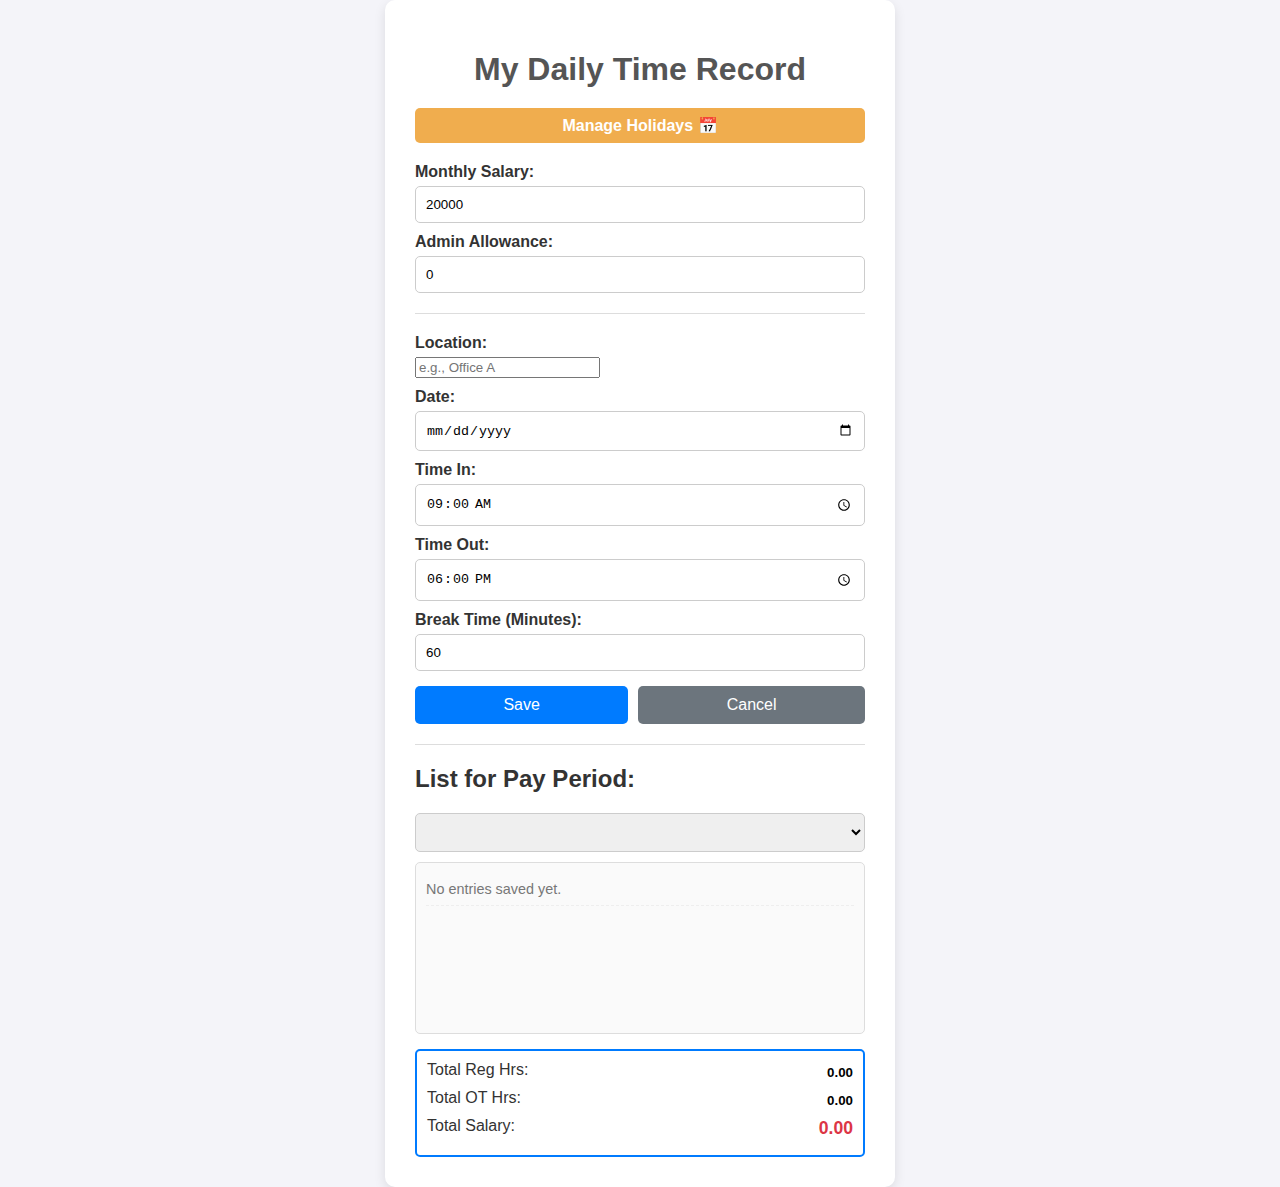
<file: index.html>
<!DOCTYPE html>
<html lang="en">
<head>
    <meta charset="UTF-8">
    <meta name="viewport" content="width=device-width, initial-scale=1.0">
    <title>My Daily Time Record</title>
    <link rel="stylesheet" href="style.css">
</head>
<body>
    <div class="container">
        <h1>My Daily Time Record</h1>
        <a href="holidays.html" class="holiday-button">Manage Holidays 📅</a>
        <div class="input-group">
            <label for="monthly-salary">Monthly Salary:</label>
            <input type="number" id="monthly-salary" value="20000" min="0" step="0.01">
        </div>
        <div class="input-group">
            <label for="admin-allowance">Admin Allowance:</label>
            <input type="number" id="admin-allowance" value="0" min="0" step="0.01">
        </div>
        
        <hr>
        
        <div class="time-inputs">
            <div class="input-group">
                <label for="dtr-location">Location:</label>
                <input type="text" id="dtr-location" value="" placeholder="e.g., Office A">
            </div>
            
            <div class="input-group">
                <label for="dtr-date">Date:</label>
                <input type="date" id="dtr-date" value="">
            </div>
            <div class="input-group">
                <label for="time-in">Time In:</label>
                <input type="time" id="time-in" value="09:00">
            </div>
            <div class="input-group">
                <label for="time-out">Time Out:</label>
                <input type="time" id="time-out" value="18:00">
            </div>
            <div class="input-group">
                <label for="break-minutes">Break Time (Minutes):</label>
                <input type="number" id="break-minutes" value="60" min="0">
            </div>
            
            <div class="button-group">
                <button onclick="saveDTR()">Save</button>
                <button onclick="clearInputs()">Cancel</button>
            </div>
        </div>
        
        <hr>

        <h2>List for Pay Period:</h2>
        <select id="pay-period-select" onchange="renderSummary()"></select>
        
        <div class="dtr-log-container">
            <ul id="dtr-log">
                <li style="text-align: center; color: #777;">No entries saved yet.</li>
            </ul>
        </div>
        
        <div class="summary-box">
            <div class="summary-row">
                <label>Total Reg Hrs:</label>
                <input type="text" id="total-reg-hrs" value="0.00" readonly>
            </div>
            <div class="summary-row">
                <label>Total OT Hrs:</label>
                <input type="text" id="total-ot-hrs" value="0.00" readonly>
            </div>
            <div class="summary-row total-salary">
                <label>Total Salary:</label>
                <input type="text" id="total-salary" value="0.00" readonly>
            </div>
        </div>
        
    </div>

    <script src="script.js"></script>
</body>
</html>
</file>
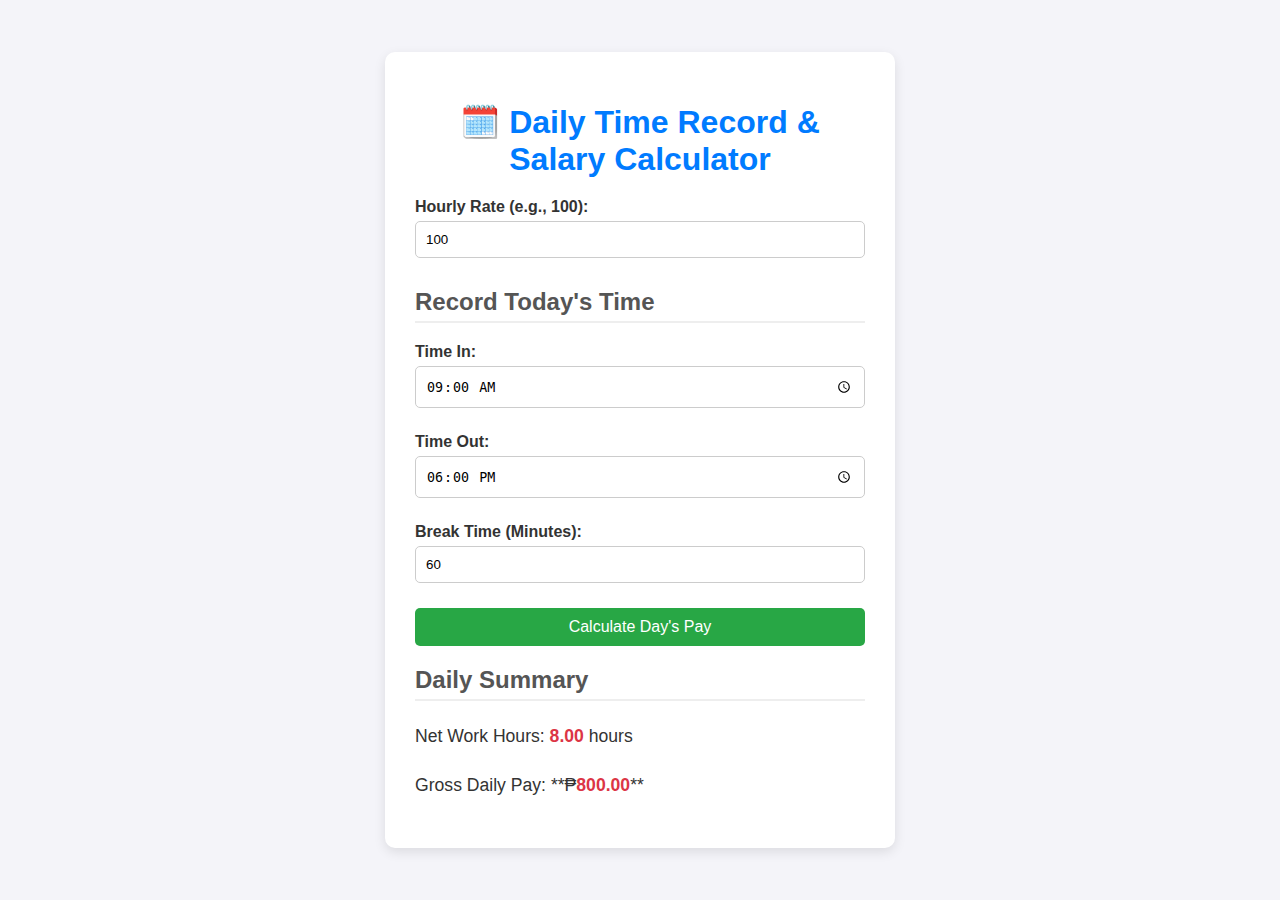
<file: DTR_app/index.html>
<!DOCTYPE html>
<html lang="en">
<head>
    <meta charset="UTF-8">
    <meta name="viewport" content="width=device-width, initial-scale=1.0">
    <title>DTR & Salary Monitor</title>
    <link rel="stylesheet" href="style.css">
</head>
<body>
    <div class="container">
        <h1>🗓️ Daily Time Record & Salary Calculator</h1>
        
        <div class="input-group">
            <label for="rate">Hourly Rate (e.g., 100):</label>
            <input type="number" id="rate" value="100" min="0">
        </div>

        <div class="time-inputs">
            <h2>Record Today's Time</h2>
            <div class="input-group">
                <label for="time-in">Time In:</label>
                <input type="time" id="time-in" value="09:00">
            </div>
            <div class="input-group">
                <label for="time-out">Time Out:</label>
                <input type="time" id="time-out" value="18:00">
            </div>
            <div class="input-group">
                <label for="break-minutes">Break Time (Minutes):</label>
                <input type="number" id="break-minutes" value="60" min="0">
            </div>
            <button onclick="calculateSalary()">Calculate Day's Pay</button>
        </div>

        <div class="results">
            <h2>Daily Summary</h2>
            <p>Net Work Hours: <span id="work-hours">0</span> hours</p>
            <p>Gross Daily Pay: **₱<span id="daily-pay">0.00</span>**</p>
        </div>
    </div>

    <script src="script.js"></script>
</body>
</html>
</file>
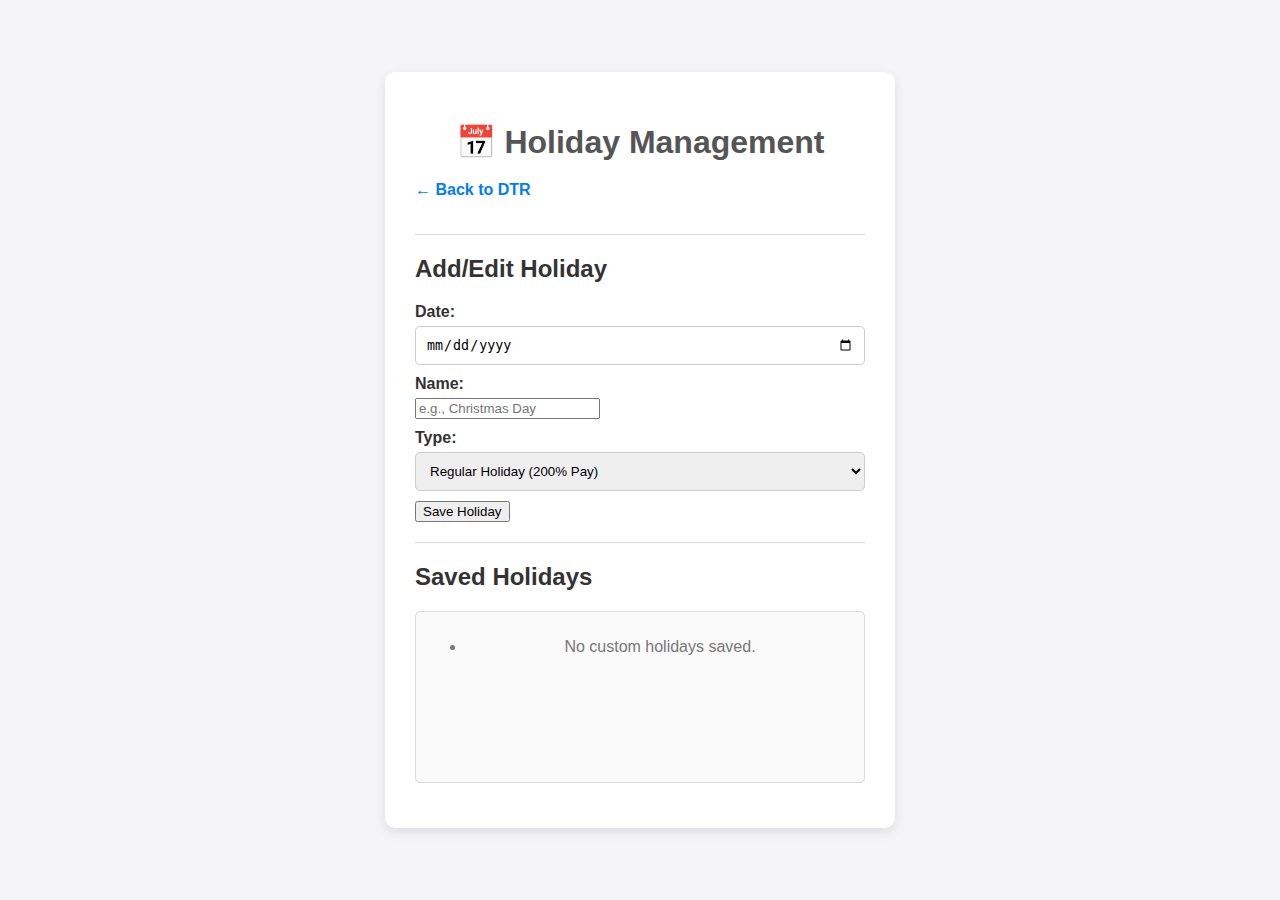
<file: holidays.html>
<!DOCTYPE html>
<html lang="en">
<head>
    <meta charset="UTF-8">
    <meta name="viewport" content="width=device-width, initial-scale=1.0">
    <title>Holiday Management</title>
    <link rel="stylesheet" href="style.css"> 
</head>
<body>
    <div class="container">
        <h1>📅 Holiday Management</h1>
        <a href="index.html" class="back-button">← Back to DTR</a>
        
        <hr>

        <h2>Add/Edit Holiday</h2>
        <div class="input-group">
            <label for="holiday-date">Date:</label>
            <input type="date" id="holiday-date">
        </div>
        <div class="input-group">
            <label for="holiday-name">Name:</label>
            <input type="text" id="holiday-name" placeholder="e.g., Christmas Day">
        </div>
        <div class="input-group">
            <label for="holiday-type">Type:</label>
            <select id="holiday-type">
                <option value="REGULAR">Regular Holiday (200% Pay)</option>
                <option value="SPECIAL">Special Non-Working Holiday (130% Pay)</option>
            </select>
        </div>
        <button onclick="saveHoliday()">Save Holiday</button>

        <hr>

        <h2>Saved Holidays</h2>
        <div class="dtr-log-container">
            <ul id="holiday-list">
                </ul>
        </div>
        
    </div>

    <script src="holiday.js"></script>
</body>
</html>
</file>
<file: style.css>
body {
    font-family: Arial, sans-serif;
    background-color: #f4f4f9;
    color: #333;
    display: flex;
    justify-content: center;
    align-items: center;
    min-height: 100vh;
    margin: 0;
}

.container {
    background-color: #fff;
    padding: 30px;
    border-radius: 10px;
    box-shadow: 0 4px 12px rgba(0, 0, 0, 0.1);
    width: 90%;
    max-width: 450px;
}

.holiday-button {
    display: block;
    text-align: center;
    background-color: #f0ad4e; /* Warning/Orange color */
    color: white;
    padding: 8px;
    margin-bottom: 20px;
    border-radius: 5px;
    text-decoration: none;
    font-weight: bold;
    transition: background-color 0.3s;
}

.holiday-button:hover {
    background-color: #ec971f;
}
/* Add this to style.css */
.back-button {
    display: inline-block;
    margin-bottom: 15px;
    color: #007bff;
    text-decoration: none;
    font-weight: bold;
}
.back-button:hover {
    text-decoration: underline;
}
h1 {
    text-align: center;
    color: #555;
    margin-bottom: 20px;
}

hr {
    border: 0;
    height: 1px;
    background-color: #ddd;
    margin: 20px 0;
}

.input-group {
    margin-bottom: 10px;
}

label {
    display: block;
    margin-bottom: 5px;
    font-weight: bold;
}

input[type="number"], 
input[type="time"],
input[type="date"],
select {
    width: 100%;
    padding: 10px;
    border: 1px solid #ccc;
    border-radius: 5px;
    box-sizing: border-box; /* Crucial for full width */
}

.button-group {
    display: flex;
    gap: 10px;
    margin-top: 15px;
}

.button-group button {
    flex-grow: 1;
    padding: 10px 15px;
    border: none;
    border-radius: 5px;
    cursor: pointer;
    font-size: 16px;
    transition: background-color 0.3s;
}

.button-group button:first-child { /* Save button */
    background-color: #007bff;
    color: white;
}

.button-group button:last-child { /* Cancel button */
    background-color: #6c757d;
    color: white;
}

/* Log and Summary Styles */
#pay-period-select {
    margin-bottom: 10px;
}

.dtr-log-container {
    height: 150px;
    overflow-y: auto;
    border: 1px solid #ddd;
    padding: 10px;
    border-radius: 5px;
    margin-bottom: 15px;
    background-color: #fafafa;
}

#dtr-log {
    list-style: none;
    padding: 0;
    margin: 0;
}

#dtr-log li {
    padding: 8px 0;
    border-bottom: 1px dashed #eee;
    font-size: 0.9em;
    display: flex; /* Makes content and button sit side-by-side */
    justify-content: space-between; /* Pushes content left and button right */
    align-items: center; /* Vertically aligns content and button */
}

/* Style for the button container within the list item */
.entry-actions {
    /* Ensures the button doesn't take up too much space */
    flex-shrink: 0; 
}

.entry-details {
    /* Ensures the text wraps nicely */
    flex-grow: 1; 
}

.action-btn {
    padding: 4px 8px;
    border: none;
    border-radius: 4px;
    cursor: pointer;
    font-size: 0.8em;
    font-weight: bold;
    transition: background-color 0.2s;
}

.delete-btn {
    background-color: #dc3545; /* Red for deletion */
    color: white;
}

.delete-btn:hover {
    background-color: #c82333;
}

#dtr-log li span {
    font-weight: bold;
    color: #007bff;
}

/* Summary Box Styling */
.summary-box {
    padding: 10px;
    border: 2px solid #007bff;
    border-radius: 5px;
}

.summary-row {
    display: flex;
    justify-content: space-between;
    align-items: center;
    margin-bottom: 5px;
}

.summary-row label {
    font-weight: normal;
    font-size: 1em;
}

.summary-row input[type="text"] {
    width: 150px;
    text-align: right;
    font-weight: bold;
    border: none;
    background: transparent;
    padding: 0;
}

.total-salary input {
    color: #dc3545;
    font-size: 1.1em;
}
</file>
<file: DTR_app/style.css>
body {
    font-family: Arial, sans-serif;
    background-color: #f4f4f9;
    color: #333;
    display: flex;
    justify-content: center;
    align-items: center;
    min-height: 100vh;
    margin: 0;
}

.container {
    background-color: #fff;
    padding: 30px;
    border-radius: 10px;
    box-shadow: 0 4px 12px rgba(0, 0, 0, 0.1);
    width: 90%;
    max-width: 450px;
}

h1 {
    text-align: center;
    color: #007bff;
    margin-bottom: 20px;
}

h2 {
    border-bottom: 2px solid #eee;
    padding-bottom: 5px;
    margin-top: 20px;
    color: #555;
}

.input-group, .time-inputs {
    margin-bottom: 15px;
}

label {
    display: block;
    margin-bottom: 5px;
    font-weight: bold;
}

input[type="number"], input[type="time"] {
    width: 100%;
    padding: 10px;
    margin-bottom: 10px;
    border: 1px solid #ccc;
    border-radius: 5px;
    box-sizing: border-box; /* Crucial for full width */
}

button {
    background-color: #28a745;
    color: white;
    padding: 10px 15px;
    border: none;
    border-radius: 5px;
    cursor: pointer;
    font-size: 16px;
    width: 100%;
    transition: background-color 0.3s;
}

button:hover {
    background-color: #218838;
}

.results p {
    font-size: 1.1em;
    padding: 5px 0;
}

.results span {
    font-weight: bold;
    color: #dc3545;
}
</file>
